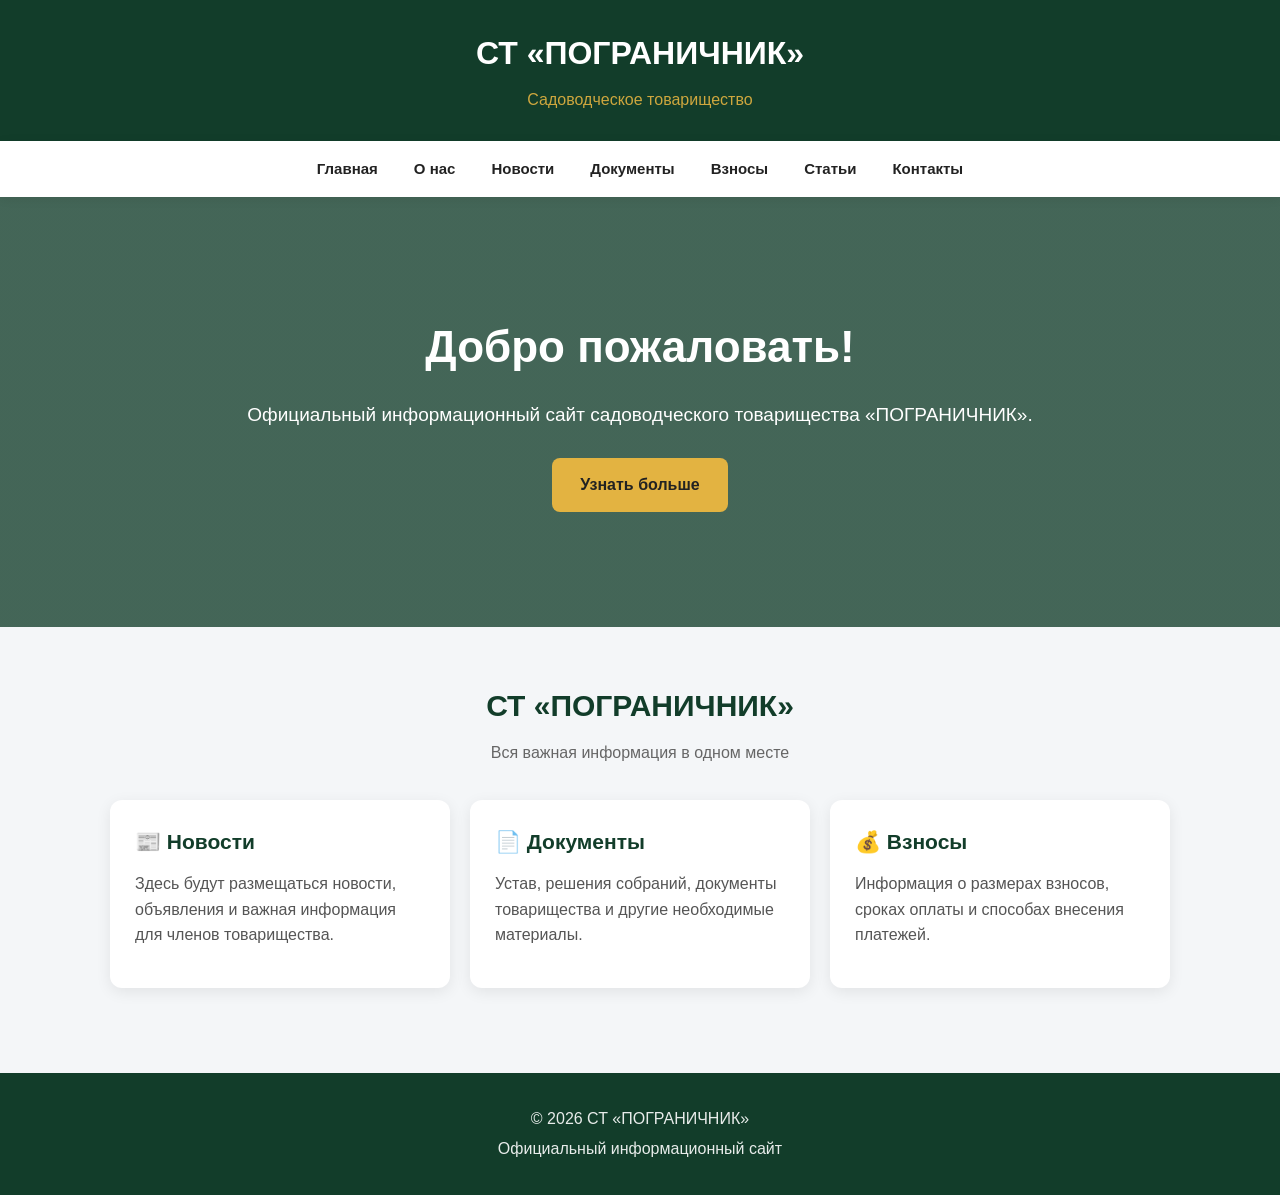
<file: index.html>
<!DOCTYPE html>
<html lang="ru">
<head>
    <meta charset="UTF-8">
    <meta name="viewport" content="width=device-width, initial-scale=1.0">

    <title>СТ «ПОГРАНИЧНИК»</title>
    <link rel="stylesheet" href="style.css">

<style>
    * {
        margin: 0;
        padding: 0;
        box-sizing: border-box;
    }

    html {
        scroll-behavior: smooth;
    }

    body {
        font-family: Arial, sans-serif;
        background: #f4f6f8;
        color: #222;
    }

    /* ШАПКА */
    header {
        background: #123d2a;
        color: white;
        text-align: center;
        padding: 28px 20px;
    }

    header h1 {
        font-size: 32px;
        margin-bottom: 8px;
    }

    header p {
        font-size: 16px;
        opacity: 0.9;
    }

    /* МЕНЮ */
    nav {
        background: white;
        box-shadow: 0 2px 10px rgba(0, 0, 0, 0.08);
        position: sticky;
        top: 0;
        z-index: 1000;
    }

    nav ul {
        list-style: none;
        display: flex;
        justify-content: center;
        align-items: center;
        flex-wrap: wrap;
    }

    nav a {
        display: block;
        padding: 16px 18px;
        color: #222;
        text-decoration: none;
        font-weight: bold;
        transition: 0.3s;
    }

    nav a:hover {
        background: #123d2a;
        color: white;
    }

    /* ГЛАВНЫЙ БЛОК */
    .hero {
        min-height: 430px;

        display: flex;
        justify-content: center;
        align-items: center;

        text-align: center;
        padding: 40px 20px;

        background:
            linear-gradient(
                rgba(18, 61, 42, 0.78),
                rgba(18, 61, 42, 0.78)
            ),
            url("https://images.unsplash.com/photo-1500534623283-312aade485b7?auto=format&fit=crop&w=1600&q=80");

        background-size: cover;
        background-position: center;
    }

    .hero-content {
        max-width: 800px;
        color: white;
    }

    .hero h2 {
        font-size: 44px;
        margin-bottom: 18px;
    }

    .hero p {
        font-size: 19px;
        line-height: 1.6;
        margin-bottom: 28px;
    }

    .button {
        display: inline-block;
        padding: 14px 28px;

        background: #e3b341;
        color: #222;

        border-radius: 8px;

        text-decoration: none;
        font-weight: bold;

        transition: 0.3s;
    }

    .button:hover {
        transform: translateY(-2px);
        background: #f0c85b;
    }

    /* ОСНОВНОЙ КОНТЕНТ */
    .container {
        width: 100%;
        max-width: 1100px;

        margin: 0 auto;
        padding: 55px 20px;
    }

    .section-title {
        text-align: center;
        margin-bottom: 35px;
    }

    .section-title h2 {
        font-size: 30px;
        color: #123d2a;
        margin-bottom: 10px;
    }

    .section-title p {
        color: #666;
    }

    /* КАРТОЧКИ */
    .cards {
        display: grid;
        grid-template-columns: repeat(3, 1fr);
        gap: 20px;
    }

    .card {
        background: white;

        padding: 25px;

        border-radius: 12px;

        box-shadow:
            0 4px 15px rgba(0, 0, 0, 0.08);

        transition: 0.3s;
    }

    .card:hover {
        transform: translateY(-4px);
    }

    .card h3 {
        color: #123d2a;
        margin-bottom: 12px;
        font-size: 21px;
    }

    .card p {
        color: #555;
        line-height: 1.6;
    }

    /* ПОДВАЛ */
    footer {
        background: #123d2a;
        color: white;

        text-align: center;

        padding: 28px 15px;
        margin-top: 30px;
    }

    footer p {
        margin: 5px 0;
        opacity: 0.9;
    }

    /* ТЕЛЕФОН */
    @media (max-width: 800px) {

        header {
            padding: 22px 15px;
        }

        header h1 {
            font-size: 25px;
        }

        header p {
            font-size: 14px;
        }

        nav ul {
            flex-direction: column;
            width: 100%;
        }

        nav li {
            width: 100%;
            text-align: center;
            border-bottom: 1px solid #eeeeee;
        }

        nav a {
            padding: 13px;
        }

        .hero {
            min-height: 380px;
            padding: 30px 18px;
        }

        .hero h2 {
            font-size: 32px;
        }

        .hero p {
            font-size: 17px;
        }

        .container {
            padding: 40px 15px;
        }

        .section-title h2 {
            font-size: 26px;
        }

        .cards {
            grid-template-columns: 1fr;
        }

        .card {
            padding: 22px;
        }
    }

    /* ОЧЕНЬ МАЛЕНЬКИЕ ЭКРАНЫ */
    @media (max-width: 400px) {

        header h1 {
            font-size: 22px;
        }

        .hero h2 {
            font-size: 28px;
        }

        .hero p {
            font-size: 16px;
        }

        .button {
            width: 100%;
            max-width: 280px;
        }
    }
</style>

<head>

    <body>
        <!-- ШАПКА -->
<header>

    <h1>СТ «ПОГРАНИЧНИК»</h1>

    <p>
        Садоводческое товарищество
    </p>

</header>


<!-- МЕНЮ -->
<nav>

    <ul>

        <li>
            <a href="index.html">
                Главная
            </a>
        </li>

        <li>
            <a href="about.html">
                О нас
            </a>
        </li>

        <li>
            <a href="news.html">
                Новости
            </a>
        </li>

        <li>
            <a href="documents.html">
                Документы
            </a>
        </li>

        <li>
            <a href="payments.html">
                Взносы
            </a>
        </li>

        <li>
            <a href="articles.html">
                Статьи
            </a>
        </li>

        <li>
            <a href="contacts.html">
                Контакты
            </a>
        </li>

    </ul>

</nav>


<!-- ГЛАВНЫЙ ЭКРАН -->
<section class="hero">

    <div class="hero-content">

        <h2>
            Добро пожаловать!
        </h2>

        <p>
            Официальный информационный сайт
            садоводческого товарищества
            «ПОГРАНИЧНИК».
        </p>

        <a
            href="about.html"
            class="button"
        >
            Узнать больше
        </a>

    </div>

</section>


<!-- ОСНОВНОЙ КОНТЕНТ -->
<main class="container">

    <div class="section-title">

        <h2>
            СТ «ПОГРАНИЧНИК»
        </h2>

        <p>
            Вся важная информация в одном месте
        </p>

    </div>


    <!-- КАРТОЧКИ -->

    <div class="cards">

        <div class="card">

            <h3>
                📰 Новости
            </h3>

            <p>
                Здесь будут размещаться новости,
                объявления и важная информация
                для членов товарищества.
            </p>

        </div>


        <div class="card">

            <h3>
                📄 Документы
            </h3>

            <p>
                Устав, решения собраний,
                документы товарищества и другие
                необходимые материалы.
            </p>

        </div>


        <div class="card">

            <h3>
                💰 Взносы
            </h3>

            <p>
                Информация о размерах взносов,
                сроках оплаты и способах
                внесения платежей.
            </p>

        </div>

    </div>

</main>


<!-- ПОДВАЛ -->
<footer>

    <p>
        © 2026 СТ «ПОГРАНИЧНИК»
    </p>

    <p>
        Официальный информационный сайт
    </p>

</footer>

</body>
</html>
</file>
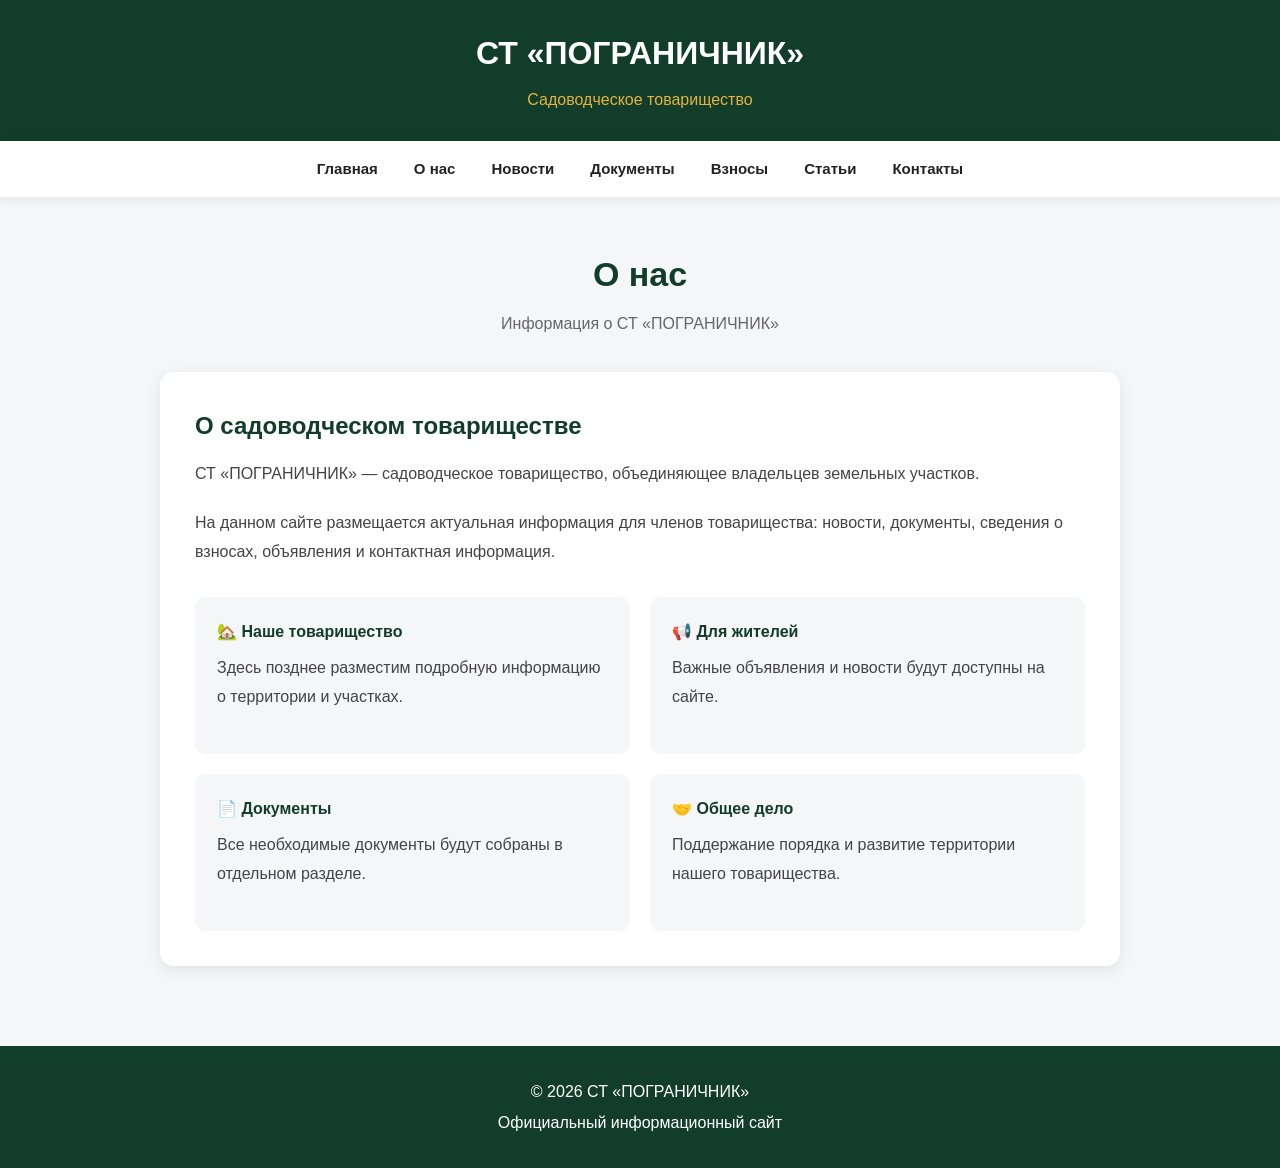
<file: about.html>
<!DOCTYPE html>
<html lang="ru">
<head>
    <meta charset="UTF-8">
    <meta name="viewport" content="width=device-width, initial-scale=1.0">

    <title>О нас - СТ «ПОГРАНИЧНИК»</title>
    <link rel="stylesheet" href="style.css">


    <style>
        * {
            margin: 0;
            padding: 0;
            box-sizing: border-box;
        }
    
        body {
            font-family: Arial, sans-serif;
            background: #f4f6f8;
            color: #222;
        }
    
        header {
            background: #123d2a;
            color: white;
            text-align: center;
            padding: 28px 20px;
        }
    
        header h1 {
            font-size: 32px;
            margin-bottom: 8px;
        }
    
        header p {
            font-size: 16px;
        }
    
        nav {
            background: white;
            box-shadow: 0 2px 10px rgba(0, 0, 0, 0.08);
            position: sticky;
            top: 0;
            z-index: 1000;
        }
    
        nav ul {
            list-style: none;
            display: flex;
            justify-content: center;
            flex-wrap: wrap;
        }
    
        nav a {
            display: block;
            padding: 16px 18px;
            color: #222;
            text-decoration: none;
            font-weight: bold;
        }
    
        nav a:hover {
            background: #123d2a;
            color: white;
        }
    
        .container {
            max-width: 1000px;
            margin: auto;
            padding: 50px 20px;
        }
    
        .title {
            text-align: center;
            margin-bottom: 35px;
        }
    
        .title h2 {
            color: #123d2a;
            font-size: 34px;
            margin-bottom: 10px;
        }
    
        .title p {
            color: #666;
        }
    
        .content {
            background: white;
            padding: 35px;
            border-radius: 14px;
            box-shadow: 0 4px 15px rgba(0, 0, 0, 0.08);
        }
    
        .content h3 {
            color: #123d2a;
            margin-bottom: 15px;
            font-size: 24px;
        }
    
        .content p {
            line-height: 1.8;
            margin-bottom: 20px;
            color: #444;
        }
    
        .info {
            display: grid;
            grid-template-columns: repeat(2, 1fr);
            gap: 20px;
            margin-top: 30px;
        }
    
        .info-card {
            background: #f4f6f8;
            padding: 22px;
            border-radius: 10px;
        }
    
        .info-card h4 {
            color: #123d2a;
            margin-bottom: 10px;
        }
    
        footer {
            background: #123d2a;
            color: white;
            text-align: center;
            padding: 28px 15px;
            margin-top: 30px;
        }
    
        footer p {
            margin: 5px;
        }
    
        @media (max-width: 800px) {
    
            header h1 {
                font-size: 25px;
            }
    
            nav ul {
                flex-direction: column;
            }
    
            nav li {
                width: 100%;
                text-align: center;
                border-bottom: 1px solid #eee;
            }
    
            nav a {
                padding: 13px;
            }
    
            .container {
                padding: 35px 15px;
            }
    
            .content {
                padding: 25px 20px;
            }
    
            .title h2 {
                font-size: 28px;
            }
    
            .info {
                grid-template-columns: 1fr;
            }
        }
    </style>
</head>

<body>

    <header>

        <h1>СТ «ПОГРАНИЧНИК»</h1>
    
        <p>
            Садоводческое товарищество
        </p>
    
    </header>
    
    
    <nav>
    
        <ul>
    
            <li>
                <a href="index.html">Главная</a>
            </li>
    
            <li>
                <a href="about.html">О нас</a>
            </li>
    
            <li>
                <a href="news.html">Новости</a>
            </li>
    
            <li>
                <a href="documents.html">Документы</a>
            </li>
    
            <li>
                <a href="payments.html">Взносы</a>
            </li>
    
            <li>
                <a href="articles.html">Статьи</a>
            </li>
    
            <li>
                <a href="contacts.html">Контакты</a>
            </li>
    
        </ul>
    
    </nav>
    
    
    <main class="container">
    
        <div class="title">
    
            <h2>О нас</h2>
    
            <p>
                Информация о СТ «ПОГРАНИЧНИК»
            </p>
    
        </div>
    
    
        <div class="content">
    
            <h3>
                О садоводческом товариществе
            </h3>
    
            <p>
                СТ «ПОГРАНИЧНИК» — садоводческое
                товарищество, объединяющее владельцев
                земельных участков.
            </p>
    
            <p>
                На данном сайте размещается актуальная
                информация для членов товарищества:
                новости, документы, сведения о взносах,
                объявления и контактная информация.
            </p>


            <div class="info">
    
                <div class="info-card">
    
                    <h4>🏡 Наше товарищество</h4>
    
                    <p>
                        Здесь позднее разместим
                        подробную информацию
                        о территории и участках.
                    </p>
    
                </div>
    
    
                <div class="info-card">
    
                    <h4>📢 Для жителей</h4>
    
                    <p>
                        Важные объявления и новости
                        будут доступны на сайте.
                    </p>
    
                </div>
    
    
                <div class="info-card">
    
                    <h4>📄 Документы</h4>
    
                    <p>
                        Все необходимые документы
                        будут собраны в отдельном разделе.
                    </p>
    
                </div>
    
    
                <div class="info-card">
    
                    <h4>🤝 Общее дело</h4>
    
                    <p>
                        Поддержание порядка и развитие
                        территории нашего товарищества.
                    </p>
    
                </div>
    
            </div>
    
        </div>
    
    </main>
    
    
    <footer>
    
        <p>
            © 2026 СТ «ПОГРАНИЧНИК»
        </p>
    
        <p>
            Официальный информационный сайт
        </p>
    
    </footer>

</body>
</html>
</file>
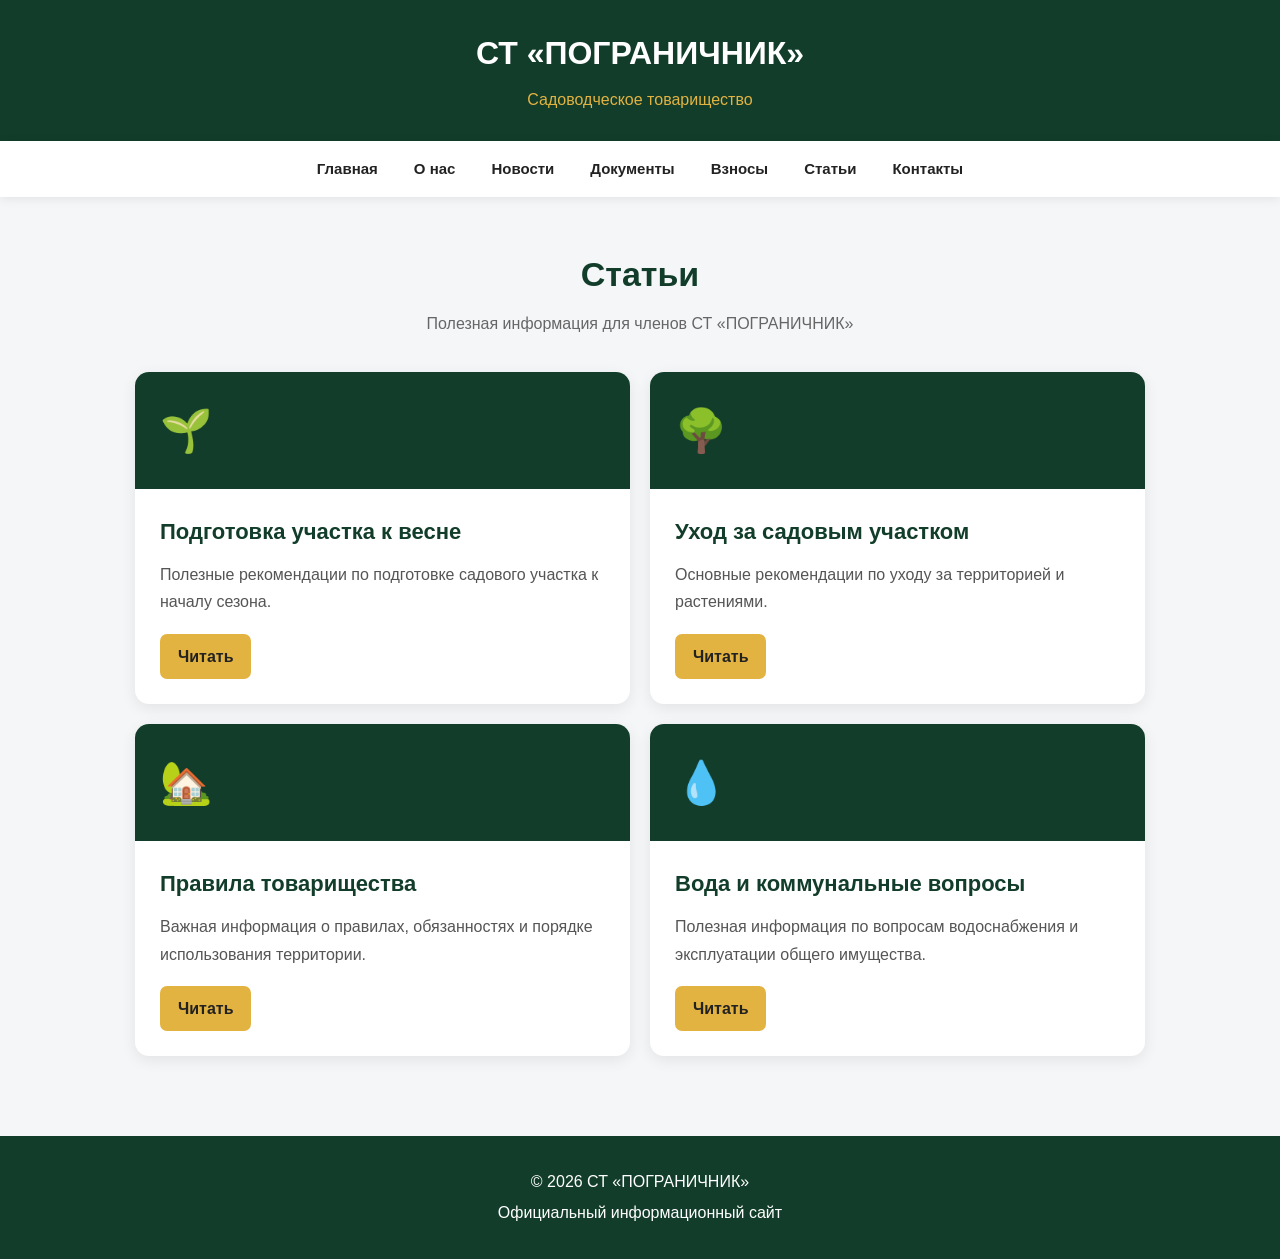
<file: articles.html>
<!DOCTYPE html>
<html lang="ru">
<head>
    <meta charset="UTF-8">
    <meta name="viewport" 
    content="width=device-width, initial-scale=1.0">

    <title>Статьи — СТ «ПОГРАНИЧНИК»</title>
    <link rel="stylesheet" href="style.css">


<style>

    * {
        margin: 0;
        padding: 0;
        box-sizing: border-box;
    }

    body {
        font-family: Arial, sans-serif;
        background: #f4f6f8;
        color: #222;
    }

    header {
        background: #123d2a;
        color: white;
        text-align: center;
        padding: 28px 20px;
    }

    header h1 {
        font-size: 32px;
        margin-bottom: 8px;
    }

    header p {
        font-size: 16px;
    }

    nav {
        background: white;
        box-shadow: 0 2px 10px rgba(0, 0, 0, 0.08);
        position: sticky;
        top: 0;
        z-index: 1000;
    }

    nav ul {
        list-style: none;
        display: flex;
        justify-content: center;
        flex-wrap: wrap;
    }

    nav a {
        display: block;
        padding: 16px 18px;
        color: #222;
        text-decoration: none;
        font-weight: bold;
    }

    nav a:hover {
        background: #123d2a;
        color: white;
    }

    .container {
        max-width: 1050px;
        margin: auto;
        padding: 50px 20px;
    }

    .title {
        text-align: center;
        margin-bottom: 35px;
    }

    .title h2 {
        color: #123d2a;
        font-size: 34px;
        margin-bottom: 10px;
    }

    .title p {
        color: #666;
    }

    .articles {
        display: grid;
        grid-template-columns: repeat(2, 1fr);
        gap: 20px;
    }

    .article {
        background: white;
        border-radius: 14px;
        overflow: hidden;
        box-shadow: 0 4px 15px rgba(0, 0, 0, 0.08);
    }

    .article-top {
        background: #123d2a;
        color: white;
        padding: 25px;
        font-size: 42px;
    }

    .article-content {
        padding: 25px;
    }

    .article-content h3 {
        color: #123d2a;
        font-size: 22px;
        margin-bottom: 12px;
    }

    .article-content p {
        color: #555;
        line-height: 1.7;
        margin-bottom: 18px;
    }

    .article-button {
        display: inline-block;
        background: #e3b341;
        color: #222;
        text-decoration: none;
        padding: 10px 18px;
        border-radius: 7px;
        font-weight: bold;
    }

    .article-button:hover {
        background: #f0c85b;
    }

    footer {
        background: #123d2a;
        color: white;
        text-align: center;
        padding: 28px 15px;
        margin-top: 30px;
    }

    footer p {
        margin: 5px;
    }

    @media (max-width: 800px) {

        header h1 {
            font-size: 25px;
        }

        nav ul {
            flex-direction: column;
        }

        nav li {
            width: 100%;
            text-align: center;
            border-bottom: 1px solid #eee;
        }

        nav a {
            padding: 13px;
        }

        .container {
            padding: 35px 15px;
        }

        .title h2 {
            font-size: 28px;
        }

        .articles {
            grid-template-columns: 1fr;
        }

        .article-content {
            padding: 20px;
        }

    }

</style>

</head>


<body>

    <!-- ШАПКА -->

<header>

    <h1>
        СТ «ПОГРАНИЧНИК»
    </h1>

    <p>
        Садоводческое товарищество
    </p>

</header>


<!-- МЕНЮ -->

<nav>

    <ul>

        <li>
            <a href="index.html">
                Главная
            </a>
        </li>

        <li>
            <a href="about.html">
                О нас
            </a>
        </li>

        <li>
            <a href="news.html">
                Новости
            </a>
        </li>

        <li>
            <a href="documents.html">
                Документы
            </a>
        </li>

        <li>
            <a href="payments.html">
                Взносы
            </a>
        </li>

        <li>
            <a href="articles.html">
                Статьи
            </a>
        </li>

        <li>
            <a href="contacts.html">
                Контакты
            </a>
        </li>

        </ul>

        </nav>

        <!-- СТАТЬИ -->

<main class="container">

    <div class="title">

        <h2>
            Статьи
        </h2>

        <p>
            Полезная информация для членов
            СТ «ПОГРАНИЧНИК»
        </p>

    </div>


    <div class="articles">


        <article class="article">

            <div class="article-top">
                🌱
            </div>

            <div class="article-content">

                <h3>
                    Подготовка участка к весне
                </h3>

                <p>
                    Полезные рекомендации по подготовке
                    садового участка к началу сезона.
                </p>

                <a href="#"
                   class="article-button">
                    Читать
                </a>

            </div>

        </article>


        <article class="article">

            <div class="article-top">
                🌳
            </div>

            <div class="article-content">

                <h3>
                    Уход за садовым участком
                </h3>

                <p>
                    Основные рекомендации по уходу
                    за территорией и растениями.
                </p>

                <a href="#"
                   class="article-button">
                    Читать
                </a>

            </div>

        </article>


        <article class="article">

            <div class="article-top">
                🏡
            </div>

            <div class="article-content">

                <h3>
                    Правила товарищества
                </h3>

                <p>
                    Важная информация о правилах,
                    обязанностях и порядке
                    использования территории.
                </p>

                <a href="#"
                   class="article-button">
                    Читать
                </a>

            </div>

        </article>


        <article class="article">

            <div class="article-top">
                💧
            </div>

            <div class="article-content">

                <h3>
                    Вода и коммунальные вопросы
                </h3>

                <p>
                    Полезная информация по вопросам
                    водоснабжения и эксплуатации
                    общего имущества.
                </p>

                <a href="#"
                   class="article-button">
                    Читать
                </a>

            </div>

        </article>


    </div>

</main>


<!-- ПОДВАЛ -->

<footer>

    <p>
        © 2026 СТ «ПОГРАНИЧНИК»
    </p>

    <p>
        Официальный информационный сайт
    </p>

</footer>

</body>

</html>
</file>
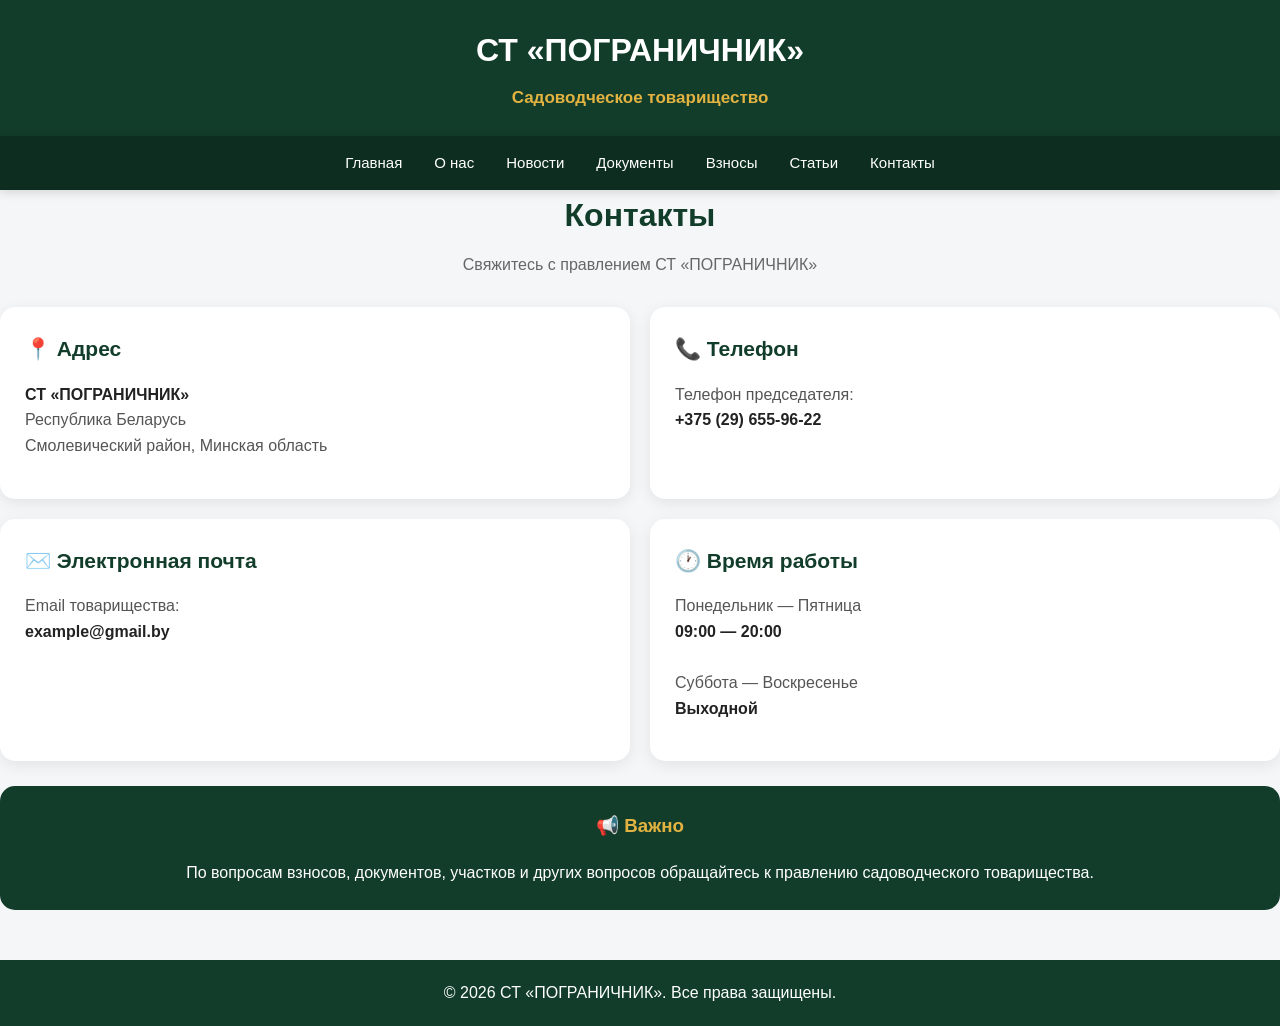
<file: contacts.html>
<!DOCTYPE html>
<html lang="ru">
<head>
    <meta charset="UTF-8">
    <meta name="viewport" 
    content="width=device-width, initial-scale=1.0">

    <title>Контакты — СТ «ПОГРАНИЧНИК»</title>
    <link rel="stylesheet" href="style.css">


<style>
    * {
        box-sizing: border-box;
    }

    body {
        margin: 0;
        font-family: Arial, sans-serif;
        background: #f4f6f8;
        color: #222;
    }

    header {
        background: #123d2a;
        color: white;
        text-align: center;
        padding: 25px 15px;
    }

    header h1 {
        margin: 0;
        font-size: 32px;
    }

    header p {
        margin: 8px 0 0;
        color: #e3b341;
        font-size: 17px;
    }

    nav {
        background: #0d2d20;
        display: flex;
        justify-content: center;
        flex-wrap: wrap;
        position: sticky;
        top: 0;
        z-index: 100;
    }

    nav a {
        color: white;
        text-decoration: none;
        padding: 15px 16px;
        font-size: 15px;
    }

    nav a:hover {
        background: #e3b341;
        color: #123d2a;
    }

    .container {
        max-width: 1100px;
        margin: 40px auto;
        padding: 0 20px;
    }

    .title {
        text-align: center;
        margin-bottom: 30px;
    }

    .title h2 {
        color: #123d2a;
        font-size: 32px;
        margin-bottom: 10px;
    }

    .title p {
        color: #666;
    }

    .contacts {
        display: grid;
        grid-template-columns: repeat(2, 1fr);
        gap: 20px;
    }

    .card {
        background: white;
        padding: 25px;
        border-radius: 15px;
        box-shadow: 0 4px 15px rgba(0, 0, 0, 0.08);
    }

    .card h3 {
        color: #123d2a;
        margin-top: 0;
        font-size: 21px;
    }

    .card p {
        line-height: 1.6;
        color: #555;
    }

    .card strong {
        color: #222;
    }

    .important {
        margin-top: 25px;
        background: #123d2a;
        color: white;
        padding: 25px;
        border-radius: 15px;
        text-align: center;
    }

    .important h3 {
        color: #e3b341;
        margin-top: 0;
    }

    footer {
        margin-top: 50px;
        background: #123d2a;
        color: white;
        text-align: center;
        padding: 20px;
    }

    @media (max-width: 800px) {
        header h1 {
            font-size: 26px;
        }

        nav {
            flex-direction: column;
        }

        nav a {
            text-align: center;
            padding: 12px;
        }

        .contacts {
            grid-template-columns: 1fr;
        }

        .title h2 {
            font-size: 27px;
        }
    }
</style>
</head>

<body>

    <header>
        <h1>СТ «ПОГРАНИЧНИК»<h1>
            <p>Садоводческое товарищество</p>
        </header>

        <nav>
            <a href="index.html">Главная</a>
            <a href="about.html">О нас</a>
            <a href="news.html">Новости</a>
            <a href="documents.html">Документы</a>
            <a href="payments.html">Взносы</a>
            <a href="articles.html">Статьи</a>
            <a href="contacts.html">Контакты</a>
            </nav>

            <div class="title">
                <h2>Контакты</h2>
                <p>Свяжитесь с правлением СТ «ПОГРАНИЧНИК»</p>
            </div>
            
            <div class="contacts">
            
                <div class="card">
                    <h3>📍 Адрес</h3>
                    <p>
                        <strong>СТ «ПОГРАНИЧНИК»</strong><br>
                        Республика Беларусь<br>
                        Смолевический район, Минская область
                    </p>
                </div>
            
                <div class="card">
                    <h3>📞 Телефон</h3>
                    <p>
                        Телефон председателя:<br>
                        <strong>+375 (29) 655-96-22</strong>
                    </p>
                </div>
            
                <div class="card">
                    <h3>✉️ Электронная почта</h3>
                    <p>
                        Email товарищества:<br>
                        <strong>example@gmail.by</strong>
                    </p>
                </div>
            
                <div class="card">
                    <h3>🕐 Время работы</h3>
                    <p>
                        Понедельник — Пятница<br>
                        <strong>09:00 — 20:00</strong><br><br>
                        Суббота — Воскресенье<br>
                        <strong>Выходной</strong>
                    </p>
                </div>
            
            </div>
            
            <div class="important">
                <h3>📢 Важно</h3>
                <p>
                    По вопросам взносов, документов, участков и других вопросов
                    обращайтесь к правлению садоводческого товарищества.
                </p>
            </div>

        </div>

        <footer>
            © 2026 СТ «ПОГРАНИЧНИК». Все права защищены.
</footer>

</body>
</html>
</file>
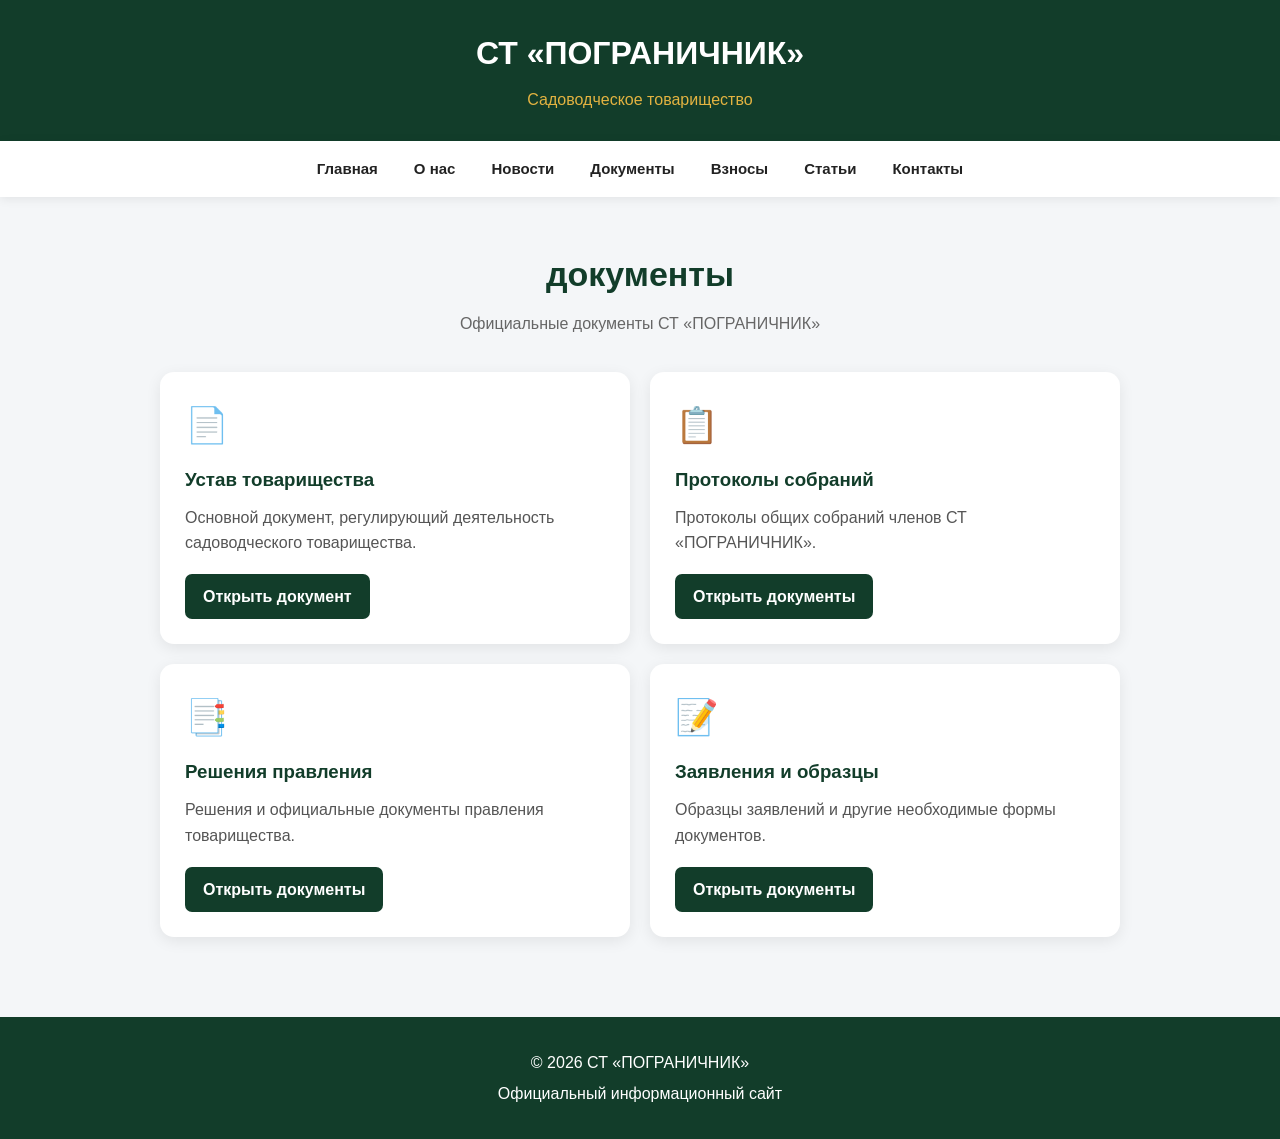
<file: documents.html>
<!DOCTYPE html>
<html lang="ru">
<head>
    <meta charset="UTF-8">
    <meta name="viewport" 
    content="width=device-width, initial-scale=1.0">

    <title>Документы — СТ «ПОГРАНИЧНИК»</title>
    <link rel="stylesheet" href="style.css">


<style>

    * {
        margin: 0;
        padding: 0;
        box-sizing: border-box;
    }

    body {
        font-family: Arial, sans-serif;
        background: #f4f6f8;
        color: #222;
    }

    header {
        background: #123d2a;
        color: white;
        text-align: center;
        padding: 28px 20px;
    }

    header h1 {
        font-size: 32px;
        margin-bottom: 8px;
    }

    header p {
        font-size: 16px;
    }

    nav {
        background: white;
        box-shadow: 0 2px 10px rgba(0, 0, 0, 0.08);
        position: sticky;
        top: 0;
        z-index: 1000;
    }

    nav ul {
        list-style: none;
        display: flex;
        justify-content: center;
        flex-wrap: wrap;
    }

    nav a {
        display: block;
        padding: 16px 18px;
        color: #222;
        text-decoration: none;
        font-weight: bold;
    }

    nav a:hover {
        background: #123d2a;
        color: white;
    }

    .container {
        max-width: 1000px;
        margin: auto;
        padding: 50px 20px;
    }

    .title {
        text-align: center;
        margin-bottom: 35px;
    }

    .title h2 {
        color: #123d2a;
        font-size: 34px;
        margin-bottom: 10px;
    }

    .title p {
        color: #666;
    }

    .documents {
        display: grid;
        grid-template-columns: repeat(2, 1fr);
        gap: 20px;
    }

    .document-card {
        background: white;
        padding: 25px;
        border-radius: 14px;
        box-shadow: 0 4px 15px rgba(0, 0, 0, 0.08);
    }

    .document-icon {
        font-size: 35px;
        margin-bottom: 12px;
    }

    .document-card h3 {
        color: #123d2a;
        margin-bottom: 10px;
    }

    .document-card p {
        color: #555;
        line-height: 1.6;
        margin-bottom: 18px;
    }

    .document-button {
        display: inline-block;
        padding: 10px 18px;
        background: #123d2a;
        color: white;
        text-decoration: none;
        border-radius: 7px;
        font-weight: bold;
    }

    .document-button:hover {
        background: #1b5a3e;
    }

    footer {
        background: #123d2a;
        color: white;
        text-align: center;
        padding: 28px 15px;
        margin-top: 30px;
    }

    footer p {
        margin: 5px;
    }

    @media (max-width: 800px) {

        header h1 {
            font-size: 25px;
        }

        nav ul {
            flex-direction: column;
        }

        nav li {
            width: 100%;
            text-align: center;
            border-bottom: 1px solid #eee;
        }

        nav a {
            padding: 13px;
        }

        .container {
            padding: 35px 15px;
        }

        .title h2 {
            font-size: 28px;
        }

        .documents {
            grid-template-columns: 1fr;
        }

        .document-card {
            padding: 20px;
        }

    }

</style>

</head>


<body>

    <!-- ШАПКА -->

<header>

    <h1>
        СТ «ПОГРАНИЧНИК»
    </h1>

    <p>
        Садоводческое товарищество
    </p>

</header>


<!-- МЕНЮ -->

<nav>

    <ul>

        <li>
            <a href="index.html">
                Главная
            </a>
        </li>

        <li>
            <a href="about.html">
                О нас
            </a>
        </li>

        <li>
            <a href="news.html">
                Новости
            </a>
        </li>

        <li>
            <a href="documents.html">
                Документы
            </a>
        </li>

        <li>
            <a href="payments.html">
                Взносы
            </a>
        </li>

        <li>
            <a href="articles.html">
                Статьи
            </a>
        </li>

        <li>
            <a href="contacts.html">
                Контакты
            </a>
        </li>

    </ul>

</nav>


<!-- ДОКУМЕНТЫ -->

<main class="container">

    <div class="title">

        <h2>
            документы
        </h2>

        <p>
            Официальные документы
            СТ «ПОГРАНИЧНИК»
        </p>

    </div>


    <div class="documents">


        <div class="document-card">

            <div class="document-icon">
                📄
            </div>

            <h3>
                Устав товарищества
            </h3>

            <p>
                Основной документ,
                регулирующий деятельность
                садоводческого товарищества.
            </p>

            <a href="#"
               class="document-button">
                Открыть документ
            </a>

        </div>


        <div class="document-card">

            <div class="document-icon">
                📋
            </div>

            <h3>
                Протоколы собраний
            </h3>

            <p>
                Протоколы общих собраний
                членов СТ «ПОГРАНИЧНИК».
            </p>

            <a href="#"
               class="document-button">
                Открыть документы
            </a>

        </div>


        <div class="document-card">

            <div class="document-icon">
                📑
            </div>

            <h3>
                Решения правления
            </h3>

            <p>
                Решения и официальные
                документы правления
                товарищества.
            </p>

            <a href="#"
               class="document-button">
                Открыть документы
            </a>

        </div>


        <div class="document-card">

            <div class="document-icon">
                📝
            </div>

            <h3>
                Заявления и образцы
            </h3>

            <p>
                Образцы заявлений и другие
                необходимые формы документов.
            </p>

            <a href="#"
               class="document-button">
                Открыть документы
            </a>

        </div>


    </div>

</main>


<!-- ПОДВАЛ -->

<footer>

    <p>
        © 2026 СТ «ПОГРАНИЧНИК»
    </p>

    <p>
        Официальный информационный сайт
    </p>

</footer>


</body>

</html>
</file>
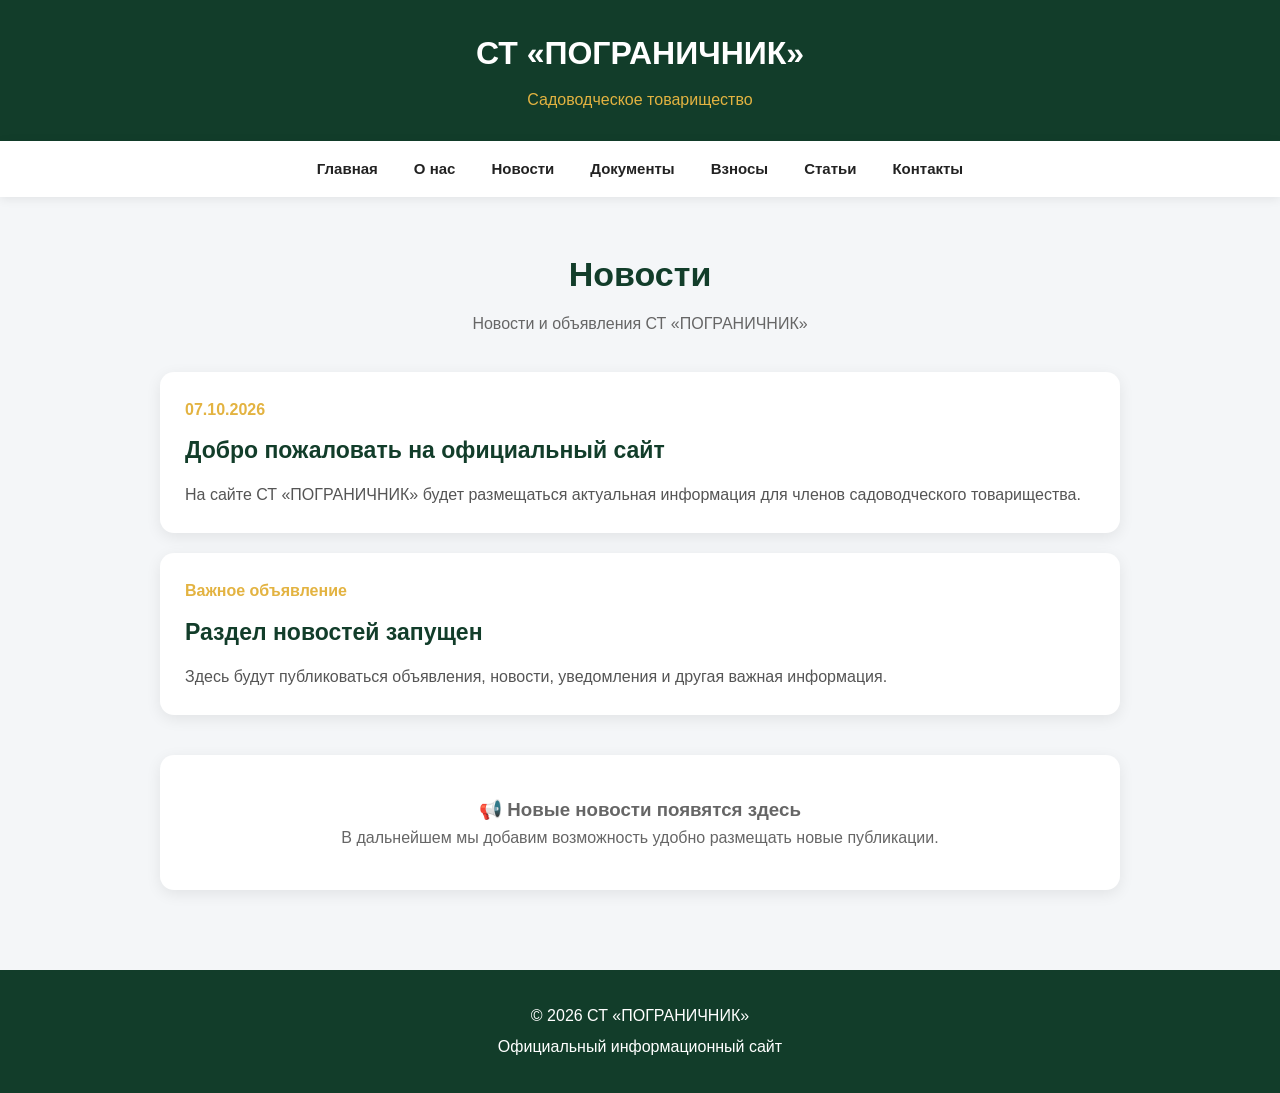
<file: news.html>
<!DOCTYPE html>
<html lang="ru">

<head>

    <meta charset="UTF-8">

    <meta name="viewport"
    content="width=device-width, initial-scale=1.0">

    <title>Новости — СТ «ПОГРАНИЧНИК»</title>
    <link rel="stylesheet" href="style.css">

    
    <style>
    
        * {
            margin: 0;
            padding: 0;
            box-sizing: border-box;
        }
    
        body {
            font-family: Arial, sans-serif;
            background: #f4f6f8;
            color: #222;
        }
    
        header {
            background: #123d2a;
            color: white;
            text-align: center;
            padding: 28px 20px;
        }
    
        header h1 {
            font-size: 32px;
            margin-bottom: 8px;
        }
    
        header p {
            font-size: 16px;
        }
    
        nav {
            background: white;
            box-shadow: 0 2px 10px rgba(0, 0, 0, 0.08);
            position: sticky;
            top: 0;
            z-index: 1000;
        }
    
        nav ul {
            list-style: none;
            display: flex;
            justify-content: center;
            flex-wrap: wrap;
        }
    
        nav a {
            display: block;
            padding: 16px 18px;
            color: #222;
            text-decoration: none;
            font-weight: bold;
        }
    
        nav a:hover {
            background: #123d2a;
            color: white;
        }
    
        .container {
            max-width: 1000px;
            margin: auto;
            padding: 50px 20px;
        }
    
        .title {
            text-align: center;
            margin-bottom: 35px;
        }
    
        .title h2 {
            color: #123d2a;
            font-size: 34px;
            margin-bottom: 10px;
        }
    
        .title p {
            color: #666;
        }
    
        .news-list {
            display: flex;
            flex-direction: column;
            gap: 20px;
        }
    
        .news-card {
            background: white;
            padding: 25px;
            border-radius: 14px;
            box-shadow: 0 4px 15px rgba(0, 0, 0, 0.08);
        }
    
        .news-date {
            color: #e3b341;
            font-weight: bold;
            margin-bottom: 10px;
        }
    
        .news-card h3 {
            color: #123d2a;
            font-size: 23px;
            margin-bottom: 12px;
        }
    
        .news-card p {
            color: #555;
            line-height: 1.7;
        }
    
        .empty {
            background: white;
            padding: 40px 25px;
            border-radius: 14px;
            text-align: center;
            color: #666;
            box-shadow: 0 4px 15px rgba(0, 0, 0, 0.08);
            margin-top: 20px;
        }
    
        footer {
            background: #123d2a;
            color: white;
            text-align: center;
            padding: 28px 15px;
            margin-top: 30px;
        }
    
        footer p {
            margin: 5px;
        }
    
        @media (max-width: 800px) {
    
            header h1 {
                font-size: 25px;
            }
    
            nav ul {
                flex-direction: column;
            }
    
            nav li {
                width: 100%;
                text-align: center;
                border-bottom: 1px solid #eee;
            }
    
            nav a {
                padding: 13px;
            }
    
            .container {
                padding: 35px 15px;
            }
    
            .title h2 {
                font-size: 28px;
            }
    
            .news-card {
                padding: 20px;
            }
    
        }
    
    </style>

</head>

<body>

    <!-- ШАПКА -->

<header>

    <h1>
        СТ «ПОГРАНИЧНИК»
    </h1>

    <p>
        Садоводческое товарищество
    </p>

</header>


<!-- МЕНЮ -->

<nav>

    <ul>

        <li>
            <a href="index.html">
                Главная
            </a>
        </li>

        <li>
            <a href="about.html">
                О нас
            </a>
        </li>

        <li>
            <a href="news.html">
                Новости
            </a>
        </li>

        <li>
            <a href="documents.html">
                Документы
            </a>
        </li>

        <li>
            <a href="payments.html">
                Взносы
            </a>
        </li>

        <li>
            <a href="articles.html">
                Статьи
            </a>
        </li>

        <li>
            <a href="contacts.html">
                Контакты
            </a>
        </li>

    </ul>

</nav>


<!-- НОВОСТИ -->

<main class="container">

    <div class="title">

        <h2>
            Новости
        </h2>

        <p>
            Новости и объявления
            СТ «ПОГРАНИЧНИК»
        </p>

    </div>

    <div class="news-list">


        <article class="news-card">

            <div class="news-date">
                07.10.2026
            </div>

            <h3>
                Добро пожаловать на официальный сайт
            </h3>

            <p>
                На сайте СТ «ПОГРАНИЧНИК»
                будет размещаться актуальная
                информация для членов
                садоводческого товарищества.
            </p>

        </article>


        <article class="news-card">

            <div class="news-date">
                Важное объявление
            </div>

            <h3>
                Раздел новостей запущен
            </h3>

            <p>
                Здесь будут публиковаться
                объявления, новости, уведомления
                и другая важная информация.
            </p>

        </article>


        <div class="empty">

            <h3>
                📢 Новые новости появятся здесь
            </h3>

            <p>
                В дальнейшем мы добавим возможность
                удобно размещать новые публикации.
            </p>

        </div>


    </div>

</main>


<!-- ПОДВАЛ -->

<footer>

    <p>
        © 2026 СТ «ПОГРАНИЧНИК»
    </p>

    <p>
        Официальный информационный сайт
    </p>

</footer>

</body>

</html>
</file>
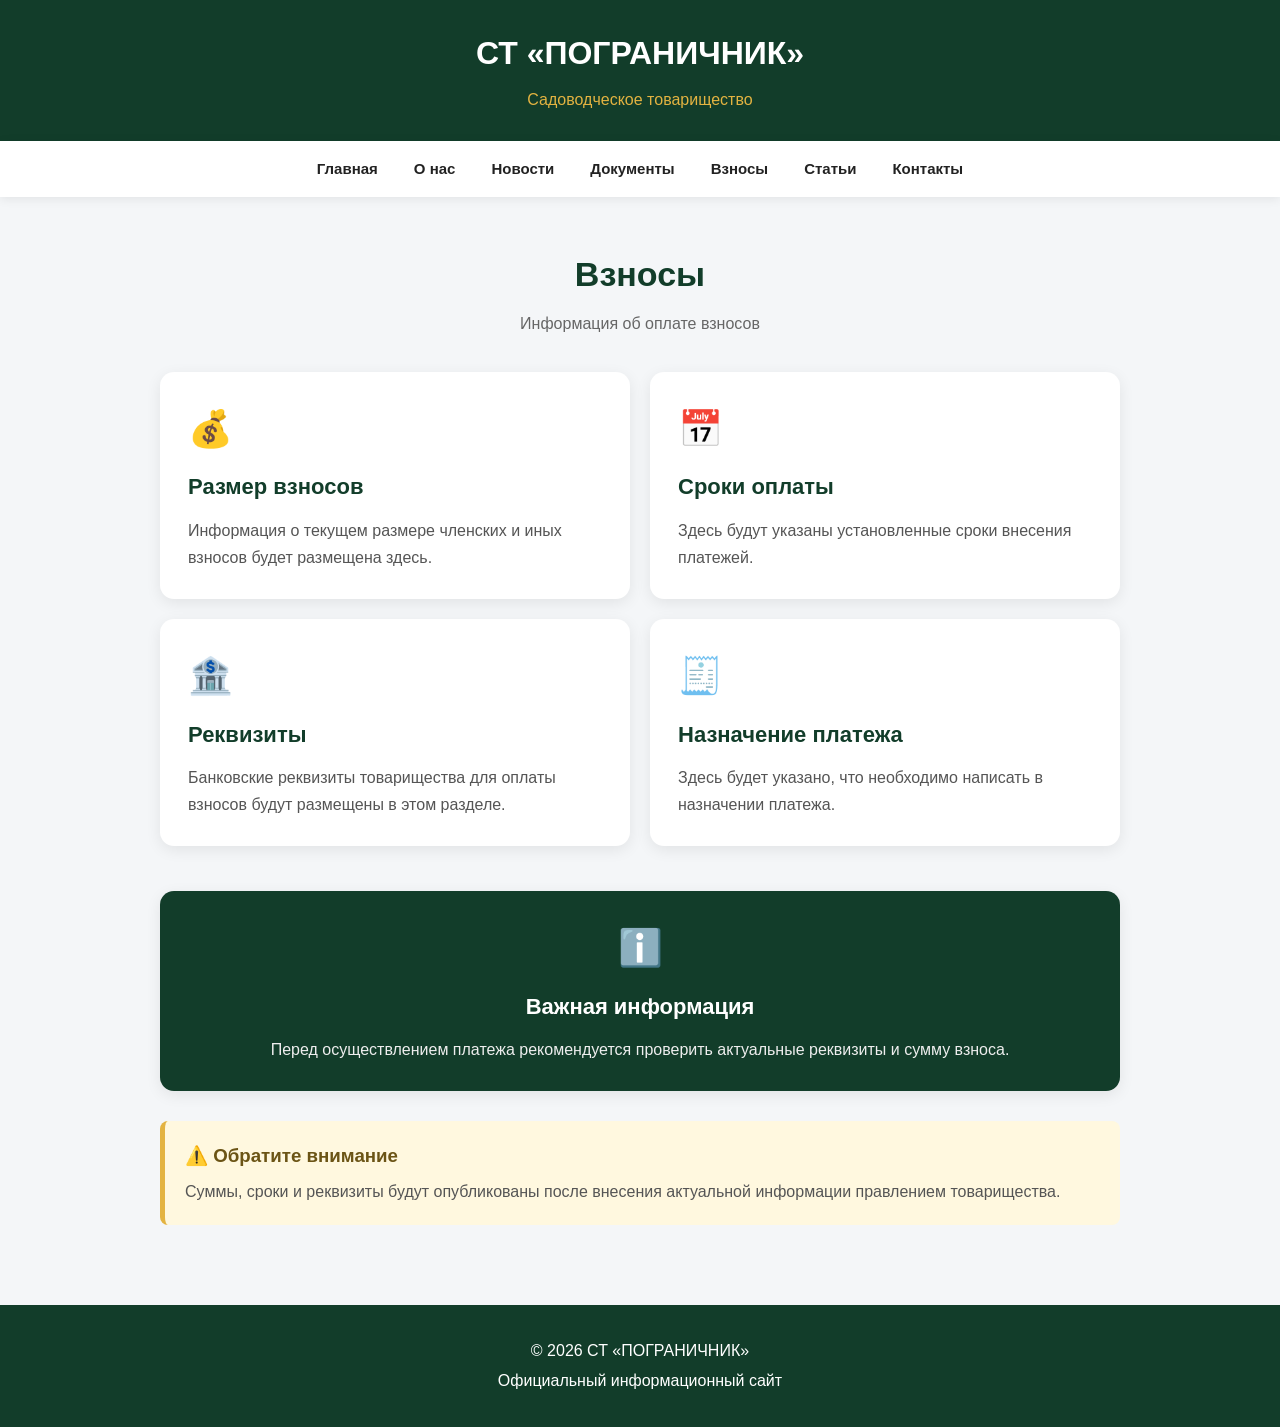
<file: payments.html>
<!DOCTYPE html>
<html lang="ru">
<head>
    <meta charset="UTF-8">
    <meta name="viewport" 
    content="width=device-width, initial-scale=1.0">

    <title>Взносы — СТ «ПОГРАНИЧНИК»</title>
    <link rel="stylesheet" href="style.css">


<style>

    * {
        margin: 0;
        padding: 0;
        box-sizing: border-box;
    }

    body {
        font-family: Arial, sans-serif;
        background: #f4f6f8;
        color: #222;
    }

    header {
        background: #123d2a;
        color: white;
        text-align: center;
        padding: 28px 20px;
    }

    header h1 {
        font-size: 32px;
        margin-bottom: 8px;
    }

    header p {
        font-size: 16px;
    }

    nav {
        background: white;
        box-shadow: 0 2px 10px rgba(0, 0, 0, 0.08);
        position: sticky;
        top: 0;
        z-index: 1000;
    }

    nav ul {
        list-style: none;
        display: flex;
        justify-content: center;
        flex-wrap: wrap;
    }

    nav a {
        display: block;
        padding: 16px 18px;
        color: #222;
        text-decoration: none;
        font-weight: bold;
    }

    nav a:hover {
        background: #123d2a;
        color: white;
    }

    .container {
        max-width: 1000px;
        margin: auto;
        padding: 50px 20px;
    }

    .title {
        text-align: center;
        margin-bottom: 35px;
    }

    .title h2 {
        color: #123d2a;
        font-size: 34px;
        margin-bottom: 10px;
    }

    .title p {
        color: #666;
    }

    .payments {
        display: grid;
        grid-template-columns: repeat(2, 1fr);
        gap: 20px;
    }

    .payment-card {
        background: white;
        padding: 28px;
        border-radius: 14px;
        box-shadow: 0 4px 15px rgba(0, 0, 0, 0.08);
    }

    .payment-icon {
        font-size: 36px;
        margin-bottom: 12px;
    }

    .payment-card h3 {
        color: #123d2a;
        margin-bottom: 12px;
        font-size: 22px;
    }

    .payment-card p {
        color: #555;
        line-height: 1.7;
    }

    .important {
        grid-column: 1 / -1;
        background: #123d2a;
        color: white;
    }

    .important h3 {
        color: white;
    }

    .important p {
        color: #eeeeee;
    }

    .notice {
        margin-top: 30px;
        background: #fff8df;
        border-left: 5px solid #e3b341;
        padding: 20px;
        border-radius: 8px;
    }

    .notice h3 {
        margin-bottom: 8px;
        color: #6b5415;
    }

    .notice p {
        line-height: 1.6;
        color: #555;
    }

    footer {
        background: #123d2a;
        color: white;
        text-align: center;
        padding: 28px 15px;
        margin-top: 30px;
    }

    footer p {
        margin: 5px;
    }

    @media (max-width: 800px) {

        header h1 {
            font-size: 25px;
        }

        nav ul {
            flex-direction: column;
        }

        nav li {
            width: 100%;
            text-align: center;
            border-bottom: 1px solid #eee;
        }

        nav a {
            padding: 13px;
        }

        .container {
            padding: 35px 15px;
        }

        .title h2 {
            font-size: 28px;
        }

        .payments {
            grid-template-columns: 1fr;
        }

        .important {
            grid-column: auto;
        }

        .payment-card {
            padding: 22px;
        }

    }

</style>

</head>


<body>

    <!-- ШАПКА -->

<header>

    <h1>
        СТ «ПОГРАНИЧНИК»
    </h1>

    <p>
        Садоводческое товарищество
    </p>

</header>


<!-- МЕНЮ -->

<nav>

    <ul>

        <li>
            <a href="index.html">
                Главная
            </a>
        </li>

        <li>
            <a href="about.html">
                О нас
            </a>
        </li>

        <li>
            <a href="news.html">
                Новости
            </a>
        </li>

        <li>
            <a href="documents.html">
                Документы
            </a>
        </li>

        <li>
            <a href="payments.html">
                Взносы
            </a>
        </li>

        <li>
            <a href="articles.html">
                Статьи
            </a>
        </li>

        <li>
            <a href="contacts.html">
                Контакты
            </a>
        </li>

    </ul>

</nav>


<!-- ВЗНОСЫ -->

<main class="container">

    <div class="title">

        <h2>
            Взносы
        </h2>

        <p>
            Информация об оплате взносов
        </p>

    </div>


    <div class="payments">


        <div class="payment-card">

            <div class="payment-icon">
                💰
            </div>

            <h3>
                Размер взносов
            </h3>

            <p>
                Информация о текущем размере
                членских и иных взносов будет
                размещена здесь.
            </p>

        </div>


        <div class="payment-card">

            <div class="payment-icon">
                📅
            </div>

            <h3>
                Сроки оплаты
            </h3>

            <p>
                Здесь будут указаны установленные
                сроки внесения платежей.
            </p>

        </div>


        <div class="payment-card">

            <div class="payment-icon">
                🏦
            </div>

            <h3>
                Реквизиты
            </h3>

            <p>
                Банковские реквизиты товарищества
                для оплаты взносов будут размещены
                в этом разделе.
            </p>

        </div>


        <div class="payment-card">

            <div class="payment-icon">
                🧾
            </div>

            <h3>
                Назначение платежа
            </h3>

            <p>
                Здесь будет указано, что необходимо
                написать в назначении платежа.
            </p>

        </div>


        <div class="payment-card important">

            <div class="payment-icon">
                ℹ️
            </div>

            <h3>
                Важная информация
            </h3>

            <p>
                Перед осуществлением платежа
                рекомендуется проверить актуальные
                реквизиты и сумму взноса.
            </p>

        </div>


    </div>


    <div class="notice">

        <h3>
            ⚠️ Обратите внимание
        </h3>

        <p>
            Суммы, сроки и реквизиты будут
            опубликованы после внесения
            актуальной информации правлением
            товарищества.
        </p>

    </div>

</main>


<!-- ПОДВАЛ -->

<footer>

    <p>
        © 2026 СТ «ПОГРАНИЧНИК»
    </p>

    <p>
        Официальный информационный сайт
    </p>

</footer>

</body>

</html>
</file>
<file: style.css>
/* ======================================== СТ «ПОГРАНИЧНИК» — ОБЩИЕ СТИЛИ ======================================== */

* { 
    box-sizing: border-box; 
}

html { 
    scroll-behavior: smooth;
 }

body {
     margin: 0;
      padding: 0;
       font-family: Arial, Helvetica, sans-serif;
        background: #f4f6f8;
         color: #222;
          line-height: 1.6;
         }

/* ======================================== ШАПКА САЙТА ======================================== */

header {
     background: #123d2a;
      color: #ffffff;
       text-align: center;
        padding: 28px 15px;
     }

header h1 {
     margin: 0;
      font-size: 32px;
       font-weight: 700;
     }

header p {
     margin: 6px 0 0;
      color: #e3b341;
       font-size: 17px;
     }

/* ======================================== МЕНЮ ======================================== */

nav {
     background: #0d2d20;
      display: flex;
       justify-content: center;
        align-items: center;
        flex-wrap: wrap;
         position: sticky;
          top: 0;
           z-index: 1000;
            box-shadow: 0 2px 10px rgba(0, 0, 0, 0.15);
         }

nav a {
     color: #ffffff;
      text-decoration: none;
       padding: 14px 16px;
        font-size: 15px;
         transition: 0.2s ease;
         }
        
nav a:hover {
     background: #e3b341;
     color: #123d2a; 
    }
/* ======================================== ОСНОВНОЙ КОНТЕЙНЕР ======================================== */

.container {
     width: 100%;
      max-width: 1100px;
       margin: 40px auto;
        padding: 0 20px;
     }

/* ======================================== ЗАГОЛОВКИ ======================================== */

.title {
     text-align: center;
      margin-bottom: 30px;
     }

.title h2 {
     margin: 0 0 10px;
      color: #123d2a;
       font-size: 32px;
     }

.title p {
     margin: 0;
      color: #666666;
       font-size: 16px;
     }

/* ======================================== КАРТОЧКИ ======================================== */

.cards,
 .contacts {
     display: grid;
      grid-template-columns: repeat(2, 1fr);
       gap: 20px; 
    }

.card {
     background: #ffffff;
      padding: 25px;
       border-radius: 15px;
        box-shadow: 0 4px 15px rgba(0, 0, 0, 0.08);
         transition: transform 0.2s ease, box-shadow 0.2s ease;
         }

.card:hover {
     transform: translateY(-3px);
      box-shadow: 0 7px 20px rgba(0, 0, 0, 0.12);
     }

.card h3 {
     margin-top: 0;
      margin-bottom: 12px;
       color: #123d2a;
        font-size: 21px; 
    }

.card p {
     margin-bottom: 15px;
      color: #555555;
     }

.card strong {
     color: #222222;
     }

/* ======================================== КНОПКИ ======================================== */

.btn, button 
{ display: inline-block;
     background: #123d2a;
      color: #ffffff;
       padding: 12px 20px;
        border: none;
         border-radius: 8px;
          text-decoration: none;
           font-size: 15px;
            cursor: pointer;
             transition: 0.2s ease;
             }

.btn:hover, button:hover {
    background: #e3b341;
     color: #123d2a;
     }

/* ======================================== ВАЖНАЯ ИНФОРМАЦИЯ ======================================== */

.important {
     margin-top: 25px;
      padding: 25px;
       background: #123d2a;
        color: #ffffff;
         border-radius: 15px;
          text-align: center; 
        }

.important h3 {
     margin-top: 0;
      color: #e3b341;
     }

.important p {
     margin-bottom: 0;
     }

/* ======================================== ПОДВАЛ ======================================== */

footer {
     margin-top: 50px;
      padding: 20px;
       background: #123d2a;
        color: #ffffff;
         text-align: center;
         }

/* ======================================== МОБИЛЬНАЯ ВЕРСИЯ ======================================== */

@media (max-width: 800px) {

    header {
        padding: 22px 12px;
    }
    
    header h1 {
        font-size: 26px;
    }
    
    header p {
        font-size: 15px;
    }
    
    nav {
        flex-direction: column;
        width: 100%;
    }
    
    nav a {
        width: 100%;
        padding: 11px;
        text-align: center;
    }
    
    .container {
        margin: 25px auto;
        padding: 0 15px;
    }
    
    .title h2 {
        font-size: 27px;
    }
    
    .title p {
        font-size: 15px;
    }
    
    .cards,
    .contacts {
        grid-template-columns: 1fr;
    }
    
    .card {
        padding: 20px;
    }
    
    .important {
        padding: 20px;
    }
    
    footer {
        margin-top: 35px;
        padding: 18px 12px;
        font-size: 14px;
    }
}

/* ======================================== ОЧЕНЬ МАЛЕНЬКИЕ ЭКРАНЫ ======================================== */

@media (max-width: 400px) {

    header h1 {
        font-size: 23px;
    }
    
    header p {
        font-size: 14px;
    }
    
    .title h2 {
        font-size: 24px;
    }
    
    .card h3 {
        font-size: 19px;
    }
    
    .btn,
    button {
        width: 100%;
        text-align: center;
    }
}
</file>
